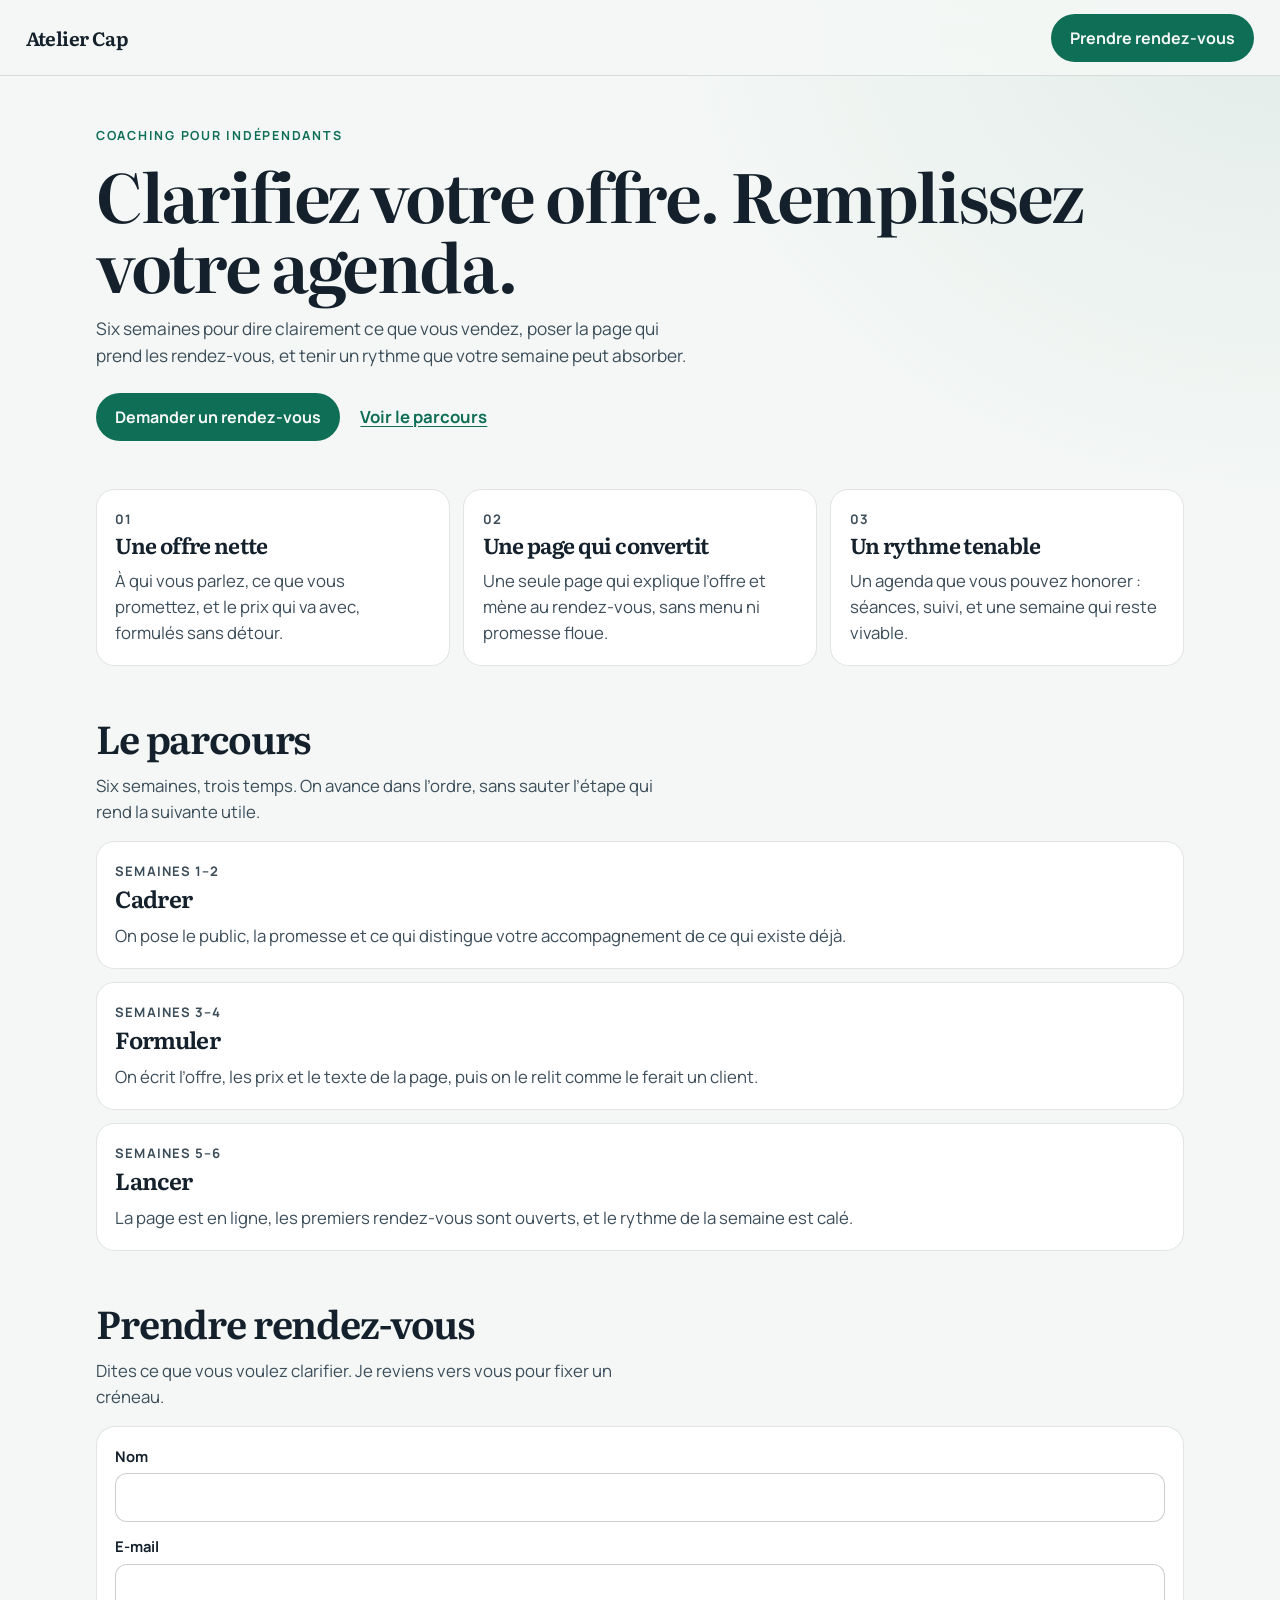
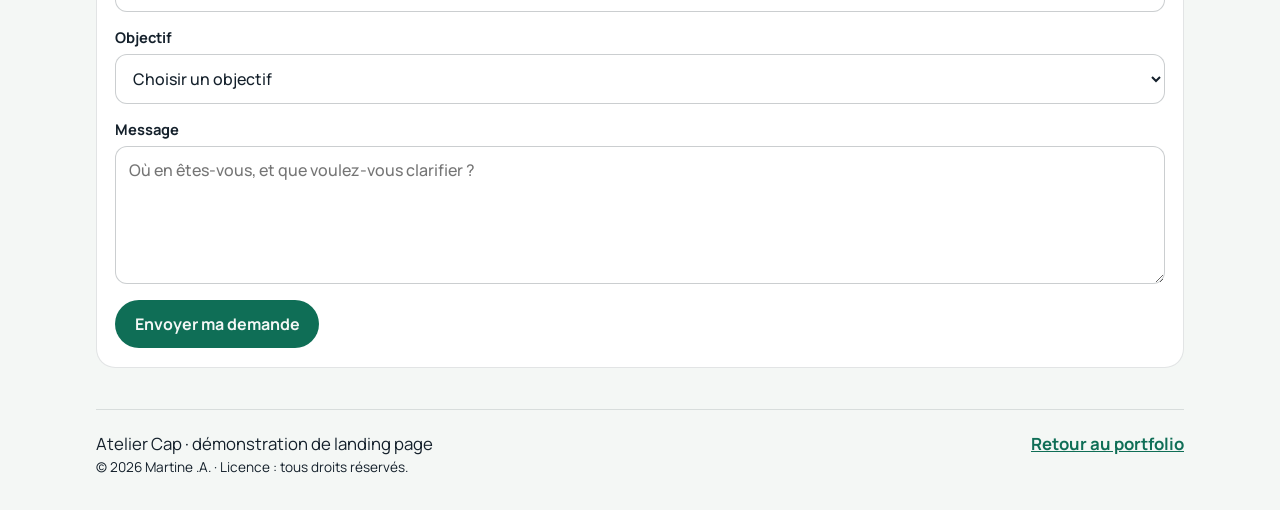
<file: coach/index.html>
<!DOCTYPE html>
<html lang="fr">
<head>
    <meta charset="UTF-8">
    <meta name="viewport" content="width=device-width, initial-scale=1.0">
    <title>Atelier Cap</title>
    <meta name="description" content="Atelier Cap accompagne les indépendants pendant six semaines pour clarifier leur offre, écrire une page qui convertit et tenir un rythme de rendez-vous.">
    <link rel="preconnect" href="https://fonts.googleapis.com">
    <link rel="preconnect" href="https://fonts.gstatic.com" crossorigin>
    <link href="https://fonts.googleapis.com/css2?family=Literata:opsz,wght@7..72,560;7..72,650&family=Manrope:wght@400;500;600;700&display=swap" rel="stylesheet">
    <link rel="stylesheet" href="styles.css">
</head>
<body>
    <header class="site-header">
        <a class="brand" href="#accueil">Atelier Cap</a>
        <a class="btn" href="#rendez-vous">Prendre rendez-vous</a>
    </header>

    <main id="accueil">
        <section class="hero">
            <p class="eyebrow">Coaching pour indépendants</p>
            <h1>Clarifiez votre offre. Remplissez votre agenda.</h1>
            <p class="lead">Six semaines pour dire clairement ce que vous vendez, poser la page qui prend les rendez-vous, et tenir un rythme que votre semaine peut absorber.</p>
            <div class="hero-actions">
                <a class="btn" href="#rendez-vous">Demander un rendez-vous</a>
                <a class="text-link" href="#parcours">Voir le parcours</a>
            </div>
        </section>

        <section class="offres" aria-label="Ce que nous clarifions">
            <ol class="cards">
                <li>
                    <p class="card-index">01</p>
                    <h2>Une offre nette</h2>
                    <p>À qui vous parlez, ce que vous promettez, et le prix qui va avec, formulés sans détour.</p>
                </li>
                <li>
                    <p class="card-index">02</p>
                    <h2>Une page qui convertit</h2>
                    <p>Une seule page qui explique l’offre et mène au rendez-vous, sans menu ni promesse floue.</p>
                </li>
                <li>
                    <p class="card-index">03</p>
                    <h2>Un rythme tenable</h2>
                    <p>Un agenda que vous pouvez honorer : séances, suivi, et une semaine qui reste vivable.</p>
                </li>
            </ol>
        </section>

        <section class="parcours" id="parcours">
            <div class="section-head">
                <h2>Le parcours</h2>
                <p>Six semaines, trois temps. On avance dans l’ordre, sans sauter l’étape qui rend la suivante utile.</p>
            </div>
            <ol class="steps">
                <li>
                    <p class="step-when">Semaines 1–2</p>
                    <h3>Cadrer</h3>
                    <p>On pose le public, la promesse et ce qui distingue votre accompagnement de ce qui existe déjà.</p>
                </li>
                <li>
                    <p class="step-when">Semaines 3–4</p>
                    <h3>Formuler</h3>
                    <p>On écrit l’offre, les prix et le texte de la page, puis on le relit comme le ferait un client.</p>
                </li>
                <li>
                    <p class="step-when">Semaines 5–6</p>
                    <h3>Lancer</h3>
                    <p>La page est en ligne, les premiers rendez-vous sont ouverts, et le rythme de la semaine est calé.</p>
                </li>
            </ol>
        </section>

        <section class="rendez-vous" id="rendez-vous">
            <div class="section-head">
                <h2>Prendre rendez-vous</h2>
                <p>Dites ce que vous voulez clarifier. Je reviens vers vous pour fixer un créneau.</p>
            </div>

            <form id="coach-form" class="coach-form" novalidate>
                <div class="fields">
                    <label for="name">Nom
                        <input id="name" name="name" type="text" autocomplete="name" required>
                    </label>
                    <label for="email">E-mail
                        <input id="email" name="email" type="email" autocomplete="email" required>
                    </label>
                    <label for="goal">Objectif
                        <select id="goal" name="goal" required>
                            <option value="">Choisir un objectif</option>
                            <option>Clarifier mon offre</option>
                            <option>Fixer mes prix</option>
                            <option>Trouver mes premiers clients</option>
                            <option>Organiser mes semaines</option>
                        </select>
                    </label>
                    <label for="message">Message
                        <textarea id="message" name="message" rows="5" required minlength="10" placeholder="Où en êtes-vous, et que voulez-vous clarifier ?"></textarea>
                    </label>
                </div>
                <p id="form-error" class="error" role="alert" hidden></p>
                <button class="btn" type="submit">Envoyer ma demande</button>
            </form>

            <div id="confirm" class="confirm" tabindex="-1" hidden>
                <p class="confirm-title">Votre rendez-vous est noté.</p>
                <p id="confirm-summary"></p>
                <button class="btn" type="button" id="new-request">Nouvelle demande</button>
            </div>
        </section>
    </main>

    <footer class="site-footer">
        <div>
            <p>Atelier Cap · démonstration de landing page</p>
            <p class="license">© 2026 Martine .A. · Licence : tous droits réservés.</p>
        </div>
        <a href="../">Retour au portfolio</a>
    </footer>

    <script src="app.js"></script>
</body>
</html>
</file>
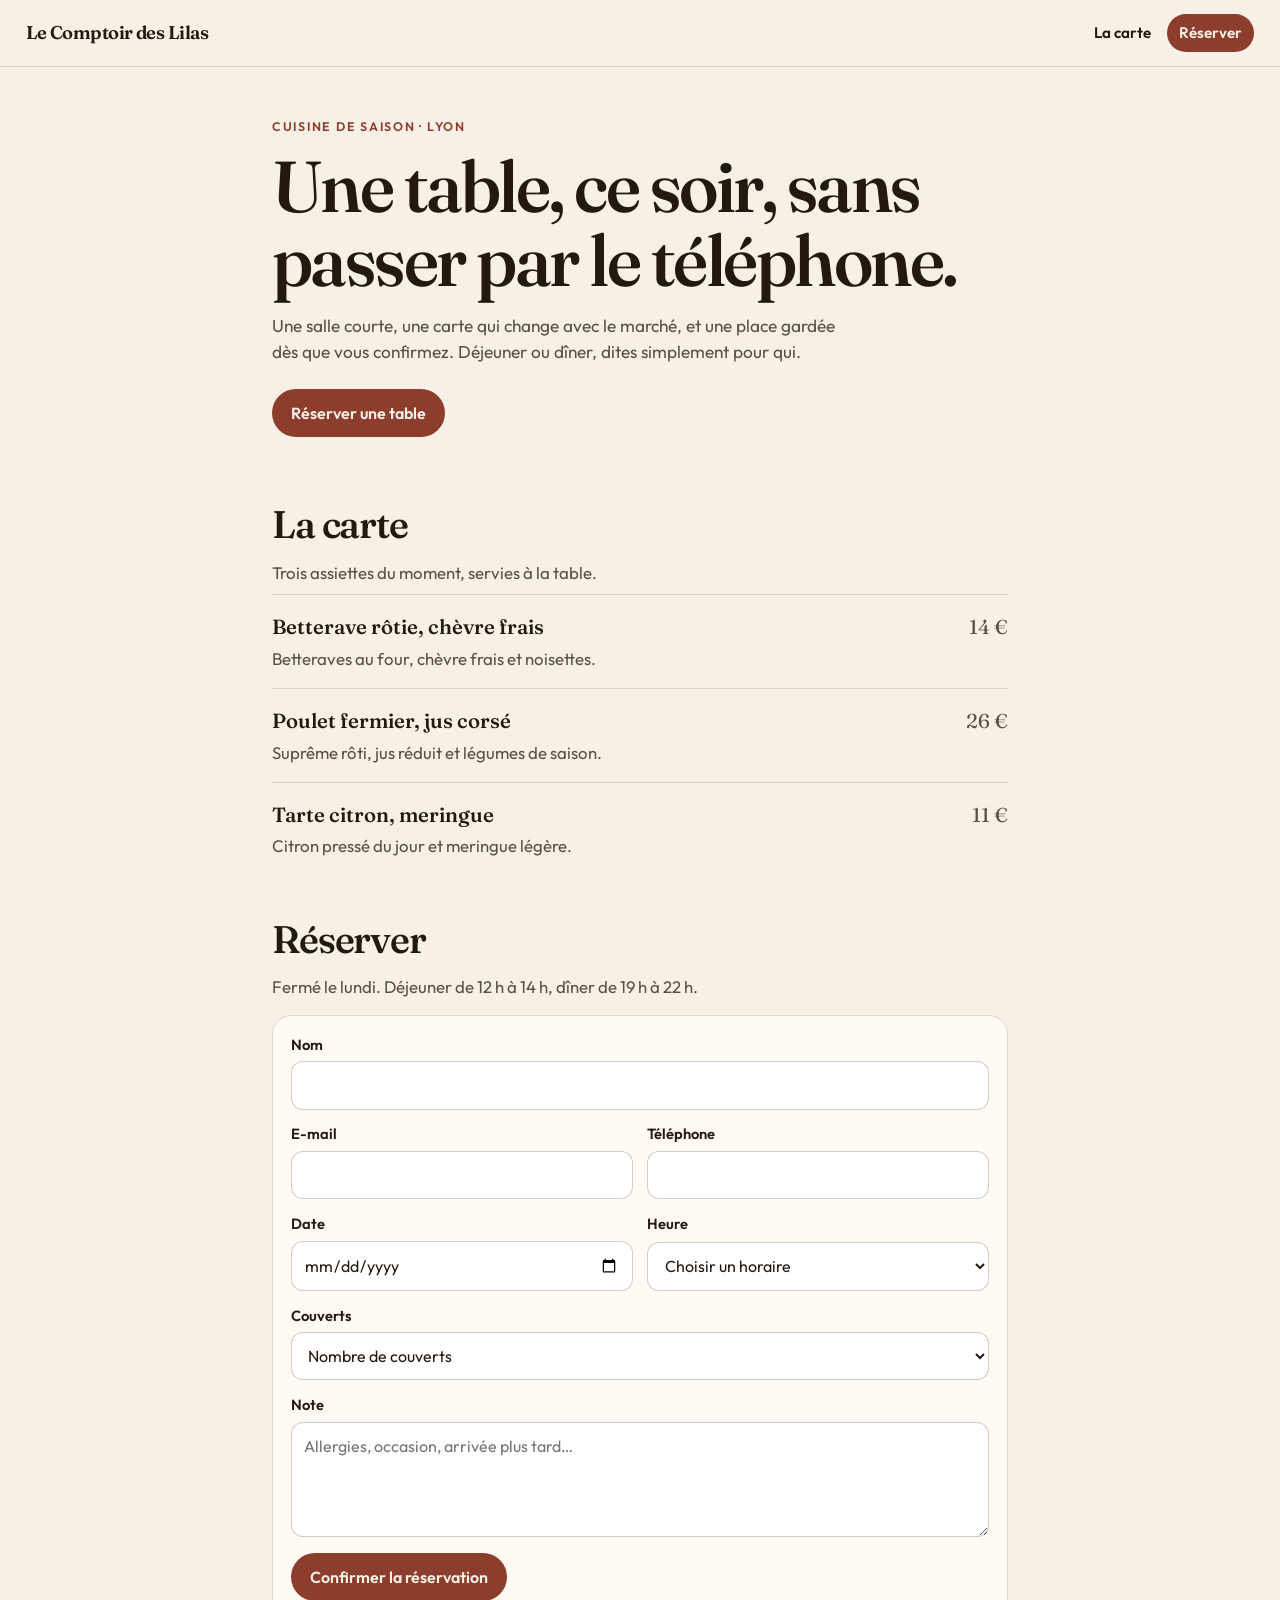
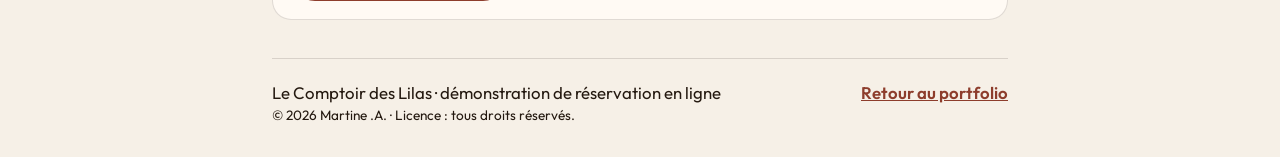
<file: restaurant/index.html>
<!DOCTYPE html>
<html lang="fr">
<head>
    <meta charset="UTF-8">
    <meta name="viewport" content="width=device-width, initial-scale=1.0">
    <title>Le Comptoir des Lilas</title>
    <meta name="description" content="Réservez une table au Comptoir des Lilas, cuisine de saison à Lyon.">
    <link rel="preconnect" href="https://fonts.googleapis.com">
    <link rel="preconnect" href="https://fonts.gstatic.com" crossorigin>
    <link href="https://fonts.googleapis.com/css2?family=Fraunces:opsz,wght@9..144,500;9..144,620&family=Outfit:wght@400;500;600&display=swap" rel="stylesheet">
    <link rel="stylesheet" href="styles.css">
</head>
<body>
    <header class="site-header">
        <a class="brand" href="#accueil">Le Comptoir des Lilas</a>
        <nav class="nav" aria-label="Navigation">
            <a href="#carte">La carte</a>
            <a href="#reserver">Réserver</a>
        </nav>
    </header>

    <main id="accueil">
        <section class="hero">
            <p class="eyebrow">Cuisine de saison · Lyon</p>
            <h1>Une table, ce soir, sans passer par le téléphone.</h1>
            <p class="lead">Une salle courte, une carte qui change avec le marché, et une place gardée dès que vous confirmez. Déjeuner ou dîner, dites simplement pour qui.</p>
            <a class="btn" href="#reserver">Réserver une table</a>
        </section>

        <section class="carte" id="carte">
            <div class="section-head">
                <h2>La carte</h2>
                <p>Trois assiettes du moment, servies à la table.</p>
            </div>
            <ul class="menu">
                <li>
                    <div>
                        <h3>Betterave rôtie, chèvre frais</h3>
                        <p>Betteraves au four, chèvre frais et noisettes.</p>
                    </div>
                    <p class="price">14 €</p>
                </li>
                <li>
                    <div>
                        <h3>Poulet fermier, jus corsé</h3>
                        <p>Suprême rôti, jus réduit et légumes de saison.</p>
                    </div>
                    <p class="price">26 €</p>
                </li>
                <li>
                    <div>
                        <h3>Tarte citron, meringue</h3>
                        <p>Citron pressé du jour et meringue légère.</p>
                    </div>
                    <p class="price">11 €</p>
                </li>
            </ul>
        </section>

        <section class="reserver" id="reserver">
            <div class="section-head">
                <h2>Réserver</h2>
                <p>Fermé le lundi. Déjeuner de 12 h à 14 h, dîner de 19 h à 22 h.</p>
            </div>

            <form id="reserve-form" class="reserve-form" novalidate>
                <div class="fields">
                    <label for="name">Nom
                        <input id="name" name="name" type="text" autocomplete="name" required>
                    </label>
                    <div class="pair">
                        <label for="email">E-mail
                            <input id="email" name="email" type="email" autocomplete="email" required>
                        </label>
                        <label for="phone">Téléphone
                            <input id="phone" name="phone" type="tel" autocomplete="tel" required>
                        </label>
                    </div>
                    <div class="pair">
                        <label for="date">Date
                            <input id="date" name="date" type="date" required>
                        </label>
                        <label for="time">Heure
                            <select id="time" name="time" required>
                                <option value="">Choisir un horaire</option>
                                <option value="12:00">12:00</option>
                                <option value="12:30">12:30</option>
                                <option value="13:00">13:00</option>
                                <option value="13:30">13:30</option>
                                <option value="19:00">19:00</option>
                                <option value="19:30">19:30</option>
                                <option value="20:00">20:00</option>
                                <option value="20:30">20:30</option>
                                <option value="21:00">21:00</option>
                                <option value="21:30">21:30</option>
                            </select>
                        </label>
                    </div>
                    <label for="guests">Couverts
                        <select id="guests" name="guests" required>
                            <option value="">Nombre de couverts</option>
                            <option value="1">1</option>
                            <option value="2">2</option>
                            <option value="3">3</option>
                            <option value="4">4</option>
                            <option value="5">5</option>
                            <option value="6">6</option>
                            <option value="7">7</option>
                            <option value="8">8</option>
                        </select>
                    </label>
                    <label for="note">Note
                        <textarea id="note" name="note" rows="4" placeholder="Allergies, occasion, arrivée plus tard…"></textarea>
                    </label>
                </div>
                <p id="form-error" class="error" role="alert" hidden></p>
                <button class="btn" type="submit">Confirmer la réservation</button>
            </form>

            <div id="confirm" class="confirm" hidden>
                <p class="confirm-title">Votre table est réservée</p>
                <p id="confirm-summary"></p>
                <button class="btn" type="button" id="new-reservation">Nouvelle réservation</button>
            </div>
        </section>
    </main>

    <footer class="site-footer">
        <div>
            <p>Le Comptoir des Lilas · démonstration de réservation en ligne</p>
            <p class="license">© 2026 Martine .A. · Licence : tous droits réservés.</p>
        </div>
        <a href="../">Retour au portfolio</a>
    </footer>

    <script src="app.js"></script>
</body>
</html>
</file>
<file: coach/styles.css>
:root {
    --paper: #f4f7f5;
    --ink: #14202b;
    --accent: #0f6e56;
    --muted: #3c4d5a;
    --card: #ffffff;
    --line: rgba(20, 32, 43, 0.12);
}

* {
    box-sizing: border-box;
}

[hidden] {
    display: none !important;
}

html {
    scroll-behavior: smooth;
}

body {
    margin: 0;
    background:
        radial-gradient(ellipse 80% 40% at 100% 0%, rgba(15, 110, 86, 0.08), transparent 60%),
        var(--paper);
    color: var(--ink);
    font-family: "Manrope", sans-serif;
    font-size: 1.05rem;
    line-height: 1.55;
}

a {
    color: inherit;
}

:focus-visible {
    outline: 2px solid var(--accent);
    outline-offset: 3px;
}

.site-header {
    position: sticky;
    top: 0;
    z-index: 20;
    display: flex;
    flex-wrap: wrap;
    align-items: center;
    justify-content: space-between;
    gap: 0.75rem 1rem;
    padding: 0.85rem 1.15rem;
    background: rgba(244, 247, 245, 0.94);
    border-bottom: 1px solid var(--line);
    backdrop-filter: blur(14px);
}

.brand {
    font-family: "Literata", serif;
    font-weight: 650;
    font-size: 1.2rem;
    letter-spacing: -0.03em;
    text-decoration: none;
}

.hero,
.offres,
.parcours,
.rendez-vous {
    width: min(100% - 2.3rem, 68rem);
    margin-inline: auto;
}

.hero {
    padding: 3.1rem 0 0.4rem;
}

.eyebrow {
    margin: 0 0 0.85rem;
    color: var(--accent);
    font-size: 0.78rem;
    font-weight: 700;
    letter-spacing: 0.14em;
    text-transform: uppercase;
}

h1,
h2,
h3,
.confirm-title {
    font-family: "Literata", serif;
}

h1 {
    margin: 0 0 1rem;
    font-size: clamp(2.3rem, 9vw, 4.2rem);
    font-weight: 650;
    letter-spacing: -0.035em;
    line-height: 1.05;
}

.lead,
.section-head p,
.cards p,
.steps p {
    color: var(--muted);
}

.lead {
    margin: 0 0 1.5rem;
    max-width: 38rem;
    font-size: 1.08rem;
}

.hero-actions {
    display: flex;
    flex-wrap: wrap;
    align-items: center;
    gap: 0.85rem 1.25rem;
}

.btn {
    display: inline-flex;
    align-items: center;
    justify-content: center;
    min-height: 3rem;
    padding: 0.75rem 1.2rem;
    border: 0;
    border-radius: 999px;
    background: var(--accent);
    color: var(--paper);
    font: 700 1rem/1 "Manrope", sans-serif;
    text-decoration: none;
    cursor: pointer;
}

.btn:hover {
    background: #0c5a47;
}

.text-link {
    color: var(--accent);
    font-weight: 700;
    text-underline-offset: 0.2em;
}

.offres,
.parcours,
.rendez-vous {
    padding-top: 2.6rem;
}

.cards,
.steps {
    list-style: none;
    margin: 0;
    padding: 0;
    display: grid;
    gap: 0.85rem;
}

.cards li,
.steps li {
    padding: 1.15rem 1.15rem 1.2rem;
    background: var(--card);
    border: 1px solid var(--line);
    border-radius: 1.15rem;
}

.card-index,
.step-when {
    margin: 0 0 0.45rem;
    color: var(--accent);
    font-size: 0.82rem;
    font-weight: 700;
    letter-spacing: 0.08em;
    text-transform: uppercase;
}

.cards h2,
.steps h3,
.section-head h2 {
    margin: 0 0 0.35rem;
    font-weight: 650;
    letter-spacing: -0.03em;
}

.cards h2,
.steps h3 {
    font-size: 1.45rem;
    text-wrap: balance;
}

.cards p,
.steps p {
    margin: 0;
}

.section-head h2 {
    font-size: clamp(1.8rem, 4vw, 2.4rem);
}

.section-head p {
    margin: 0 0 1rem;
    max-width: 36rem;
}

.steps {
    counter-reset: step;
}

.coach-form,
.confirm {
    padding: 1.15rem;
    background: var(--card);
    border: 1px solid var(--line);
    border-radius: 1.2rem;
}

.fields {
    display: grid;
    gap: 0.85rem;
}

label {
    display: grid;
    gap: 0.35rem;
    font-size: 0.92rem;
    font-weight: 700;
}

input,
select,
textarea {
    width: 100%;
    padding: 0.75rem 0.8rem;
    border: 1px solid rgba(20, 32, 43, 0.22);
    border-radius: 0.75rem;
    background: #fff;
    color: var(--ink);
    font: 500 1rem/1.4 "Manrope", sans-serif;
}

textarea {
    min-height: 7rem;
    resize: vertical;
}

.error {
    margin: 0.9rem 0 0;
    color: #8d2e2e;
    font-weight: 700;
}

.coach-form .btn,
.confirm .btn {
    width: 100%;
    margin-top: 1rem;
}

.confirm-title {
    margin: 0 0 0.45rem;
    font-size: clamp(1.7rem, 4vw, 2.2rem);
    font-weight: 650;
    letter-spacing: -0.03em;
}

#confirm-summary {
    margin: 0;
}

.site-footer {
    display: flex;
    flex-wrap: wrap;
    justify-content: space-between;
    gap: 0.7rem 1.4rem;
    width: min(100% - 2.3rem, 68rem);
    margin: 2.6rem auto 0;
    padding: 1.3rem 0 2rem;
    border-top: 1px solid var(--line);
}

.site-footer p {
    margin: 0;
}

.site-footer a {
    color: var(--accent);
    font-weight: 700;
}

@media (min-width: 720px) {
    .site-header {
        padding-inline: 1.6rem;
    }

    .cards {
        grid-template-columns: repeat(3, 1fr);
        align-items: stretch;
    }

    .cards h2 {
        font-size: 1.35rem;
    }

    .coach-form .btn,
    .confirm .btn {
        width: auto;
    }
}

.license {
    margin-top: 6px;
    font-size: 0.85rem;
}
</file>
<file: restaurant/styles.css>
:root {
    --paper: #f6f0e7;
    --ink: #241910;
    --accent: #8d3d2c;
    --muted: #5c4e43;
    --card: #fffaf4;
    --line: rgba(36, 25, 16, 0.14);
}

* {
    box-sizing: border-box;
}

[hidden] {
    display: none !important;
}

html {
    scroll-behavior: smooth;
}

body {
    margin: 0;
    background: var(--paper);
    color: var(--ink);
    font-family: "Outfit", sans-serif;
    font-size: 1.05rem;
    line-height: 1.5;
}

a {
    color: inherit;
}

:focus-visible {
    outline: 2px solid var(--accent);
    outline-offset: 3px;
}

.site-header {
    position: sticky;
    top: 0;
    z-index: 20;
    display: flex;
    flex-wrap: wrap;
    align-items: center;
    justify-content: space-between;
    gap: 0.75rem 1rem;
    padding: 0.85rem 1.15rem;
    background: rgba(246, 240, 231, 0.94);
    border-bottom: 1px solid var(--line);
    backdrop-filter: blur(14px);
}

.brand {
    font-family: "Fraunces", serif;
    font-weight: 620;
    font-size: 1.15rem;
    letter-spacing: -0.03em;
    text-decoration: none;
}

.nav {
    display: flex;
    align-items: center;
    gap: 0.25rem;
}

.nav a {
    text-decoration: none;
    font-weight: 600;
    font-size: 0.95rem;
    padding: 0.5rem 0.75rem;
    border-radius: 999px;
}

.nav a[href="#reserver"] {
    background: var(--accent);
    color: var(--paper);
}

.hero,
.carte,
.reserver {
    width: min(100% - 2.3rem, 46rem);
    margin-inline: auto;
}

.hero {
    padding: 3.2rem 0 1.5rem;
}

.eyebrow {
    margin: 0 0 0.85rem;
    color: var(--accent);
    font-size: 0.78rem;
    font-weight: 600;
    letter-spacing: 0.14em;
    text-transform: uppercase;
}

h1,
h2,
h3,
.confirm-title,
.price {
    font-family: "Fraunces", serif;
}

h1 {
    margin: 0 0 1rem;
    font-size: clamp(2.35rem, 9vw, 4.5rem);
    font-weight: 560;
    letter-spacing: -0.035em;
    line-height: 1.02;
}

.lead,
.section-head p,
.menu p {
    color: var(--muted);
}

.lead {
    margin: 0 0 1.5rem;
    max-width: 36rem;
    font-size: 1.08rem;
}

.btn {
    display: inline-flex;
    align-items: center;
    justify-content: center;
    min-height: 3rem;
    padding: 0.75rem 1.2rem;
    border: 0;
    border-radius: 999px;
    background: var(--accent);
    color: var(--paper);
    font: 600 1rem/1 "Outfit", sans-serif;
    text-decoration: none;
    cursor: pointer;
}

.btn:hover {
    background: #732f22;
}

.carte,
.reserver {
    padding-top: 2.2rem;
}

.section-head h2 {
    margin: 0 0 0.35rem;
    font-size: clamp(1.8rem, 4vw, 2.4rem);
    font-weight: 560;
    letter-spacing: -0.03em;
}

.section-head p {
    margin: 0 0 0.4rem;
}

.menu {
    list-style: none;
    margin: 0.6rem 0 0;
    padding: 0;
}

.menu li {
    display: flex;
    align-items: flex-start;
    justify-content: space-between;
    gap: 1rem;
    padding: 1.05rem 0;
    border-top: 1px solid var(--line);
}

.menu h3 {
    margin: 0 0 0.2rem;
    font-size: 1.28rem;
    font-weight: 560;
}

.menu p {
    margin: 0;
}

.price {
    margin: 0;
    color: var(--accent);
    font-size: 1.25rem;
    white-space: nowrap;
}

.reserve-form,
.confirm {
    margin-top: 1rem;
    padding: 1.1rem;
    background: var(--card);
    border: 1px solid var(--line);
    border-radius: 1.2rem;
}

.fields,
.pair {
    display: grid;
    gap: 0.85rem;
}

label {
    display: grid;
    gap: 0.35rem;
    font-size: 0.92rem;
    font-weight: 600;
}

input,
select,
textarea {
    width: 100%;
    padding: 0.75rem 0.8rem;
    border: 1px solid rgba(36, 25, 16, 0.22);
    border-radius: 0.75rem;
    background: #fff;
    color: var(--ink);
    font: 400 1rem/1.4 "Outfit", sans-serif;
}

textarea {
    min-height: 6.5rem;
    resize: vertical;
}

.error {
    margin: 0.9rem 0 0;
    color: var(--accent);
    font-weight: 600;
}

.reserve-form .btn,
.confirm .btn {
    width: 100%;
    margin-top: 1rem;
}

.confirm-title {
    margin: 0 0 0.45rem;
    font-size: clamp(1.8rem, 4vw, 2.3rem);
    font-weight: 560;
    letter-spacing: -0.03em;
}

#confirm-summary {
    margin: 0;
}

.site-footer {
    display: flex;
    flex-wrap: wrap;
    justify-content: space-between;
    gap: 0.7rem 1.4rem;
    width: min(100% - 2.3rem, 46rem);
    margin: 2.4rem auto 0;
    padding: 1.3rem 0 2rem;
    border-top: 1px solid var(--line);
}

.site-footer p {
    margin: 0;
}

.site-footer a {
    color: var(--accent);
    font-weight: 600;
}

@media (min-width: 720px) {
    .site-header {
        padding-inline: 1.6rem;
    }

    .pair {
        grid-template-columns: 1fr 1fr;
    }

    .reserve-form .btn,
    .confirm .btn {
        width: auto;
    }
}

.license {
    margin-top: 6px;
    font-size: 0.85rem;
}
</file>
